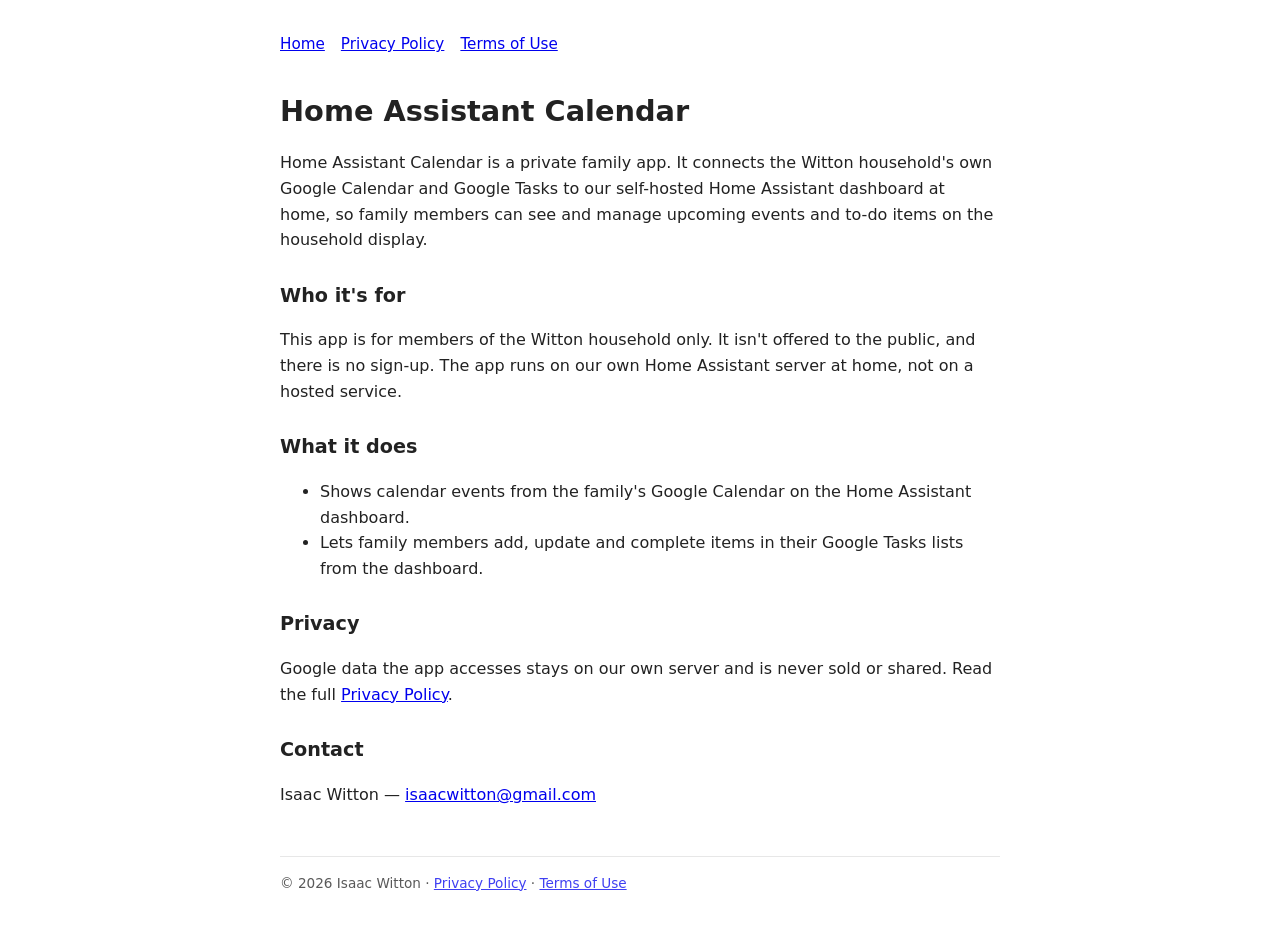
<file: index.html>
<!DOCTYPE html>
<html lang="en">
<head>
<meta charset="utf-8">
<meta name="viewport" content="width=device-width, initial-scale=1">
<title>Home Assistant Calendar</title>
<meta name="description" content="Home Assistant Calendar is a private family app connecting Google Calendar and Google Tasks to the Witton household's self-hosted Home Assistant dashboard.">
<link rel="stylesheet" href="style.css">
</head>
<body>
<nav><a href="/">Home</a><a href="privacy.html">Privacy Policy</a><a href="terms.html">Terms of Use</a></nav>
<main>
<h1>Home Assistant Calendar</h1>
<p>Home Assistant Calendar is a private family app. It connects the Witton household's own Google Calendar and Google Tasks to our self-hosted Home Assistant dashboard at home, so family members can see and manage upcoming events and to-do items on the household display.</p>
<h2>Who it's for</h2>
<p>This app is for members of the Witton household only. It isn't offered to the public, and there is no sign-up. The app runs on our own Home Assistant server at home, not on a hosted service.</p>
<h2>What it does</h2>
<ul>
<li>Shows calendar events from the family's Google Calendar on the Home Assistant dashboard.</li>
<li>Lets family members add, update and complete items in their Google Tasks lists from the dashboard.</li>
</ul>
<h2>Privacy</h2>
<p>Google data the app accesses stays on our own server and is never sold or shared. Read the full <a href="privacy.html">Privacy Policy</a>.</p>
<h2>Contact</h2>
<p>Isaac Witton &mdash; <a href="mailto:isaacwitton@gmail.com">isaacwitton@gmail.com</a></p>
</main>
<footer>&copy; 2026 Isaac Witton &middot; <a href="privacy.html">Privacy Policy</a> &middot; <a href="terms.html">Terms of Use</a></footer>
</body>
</html>
</file>
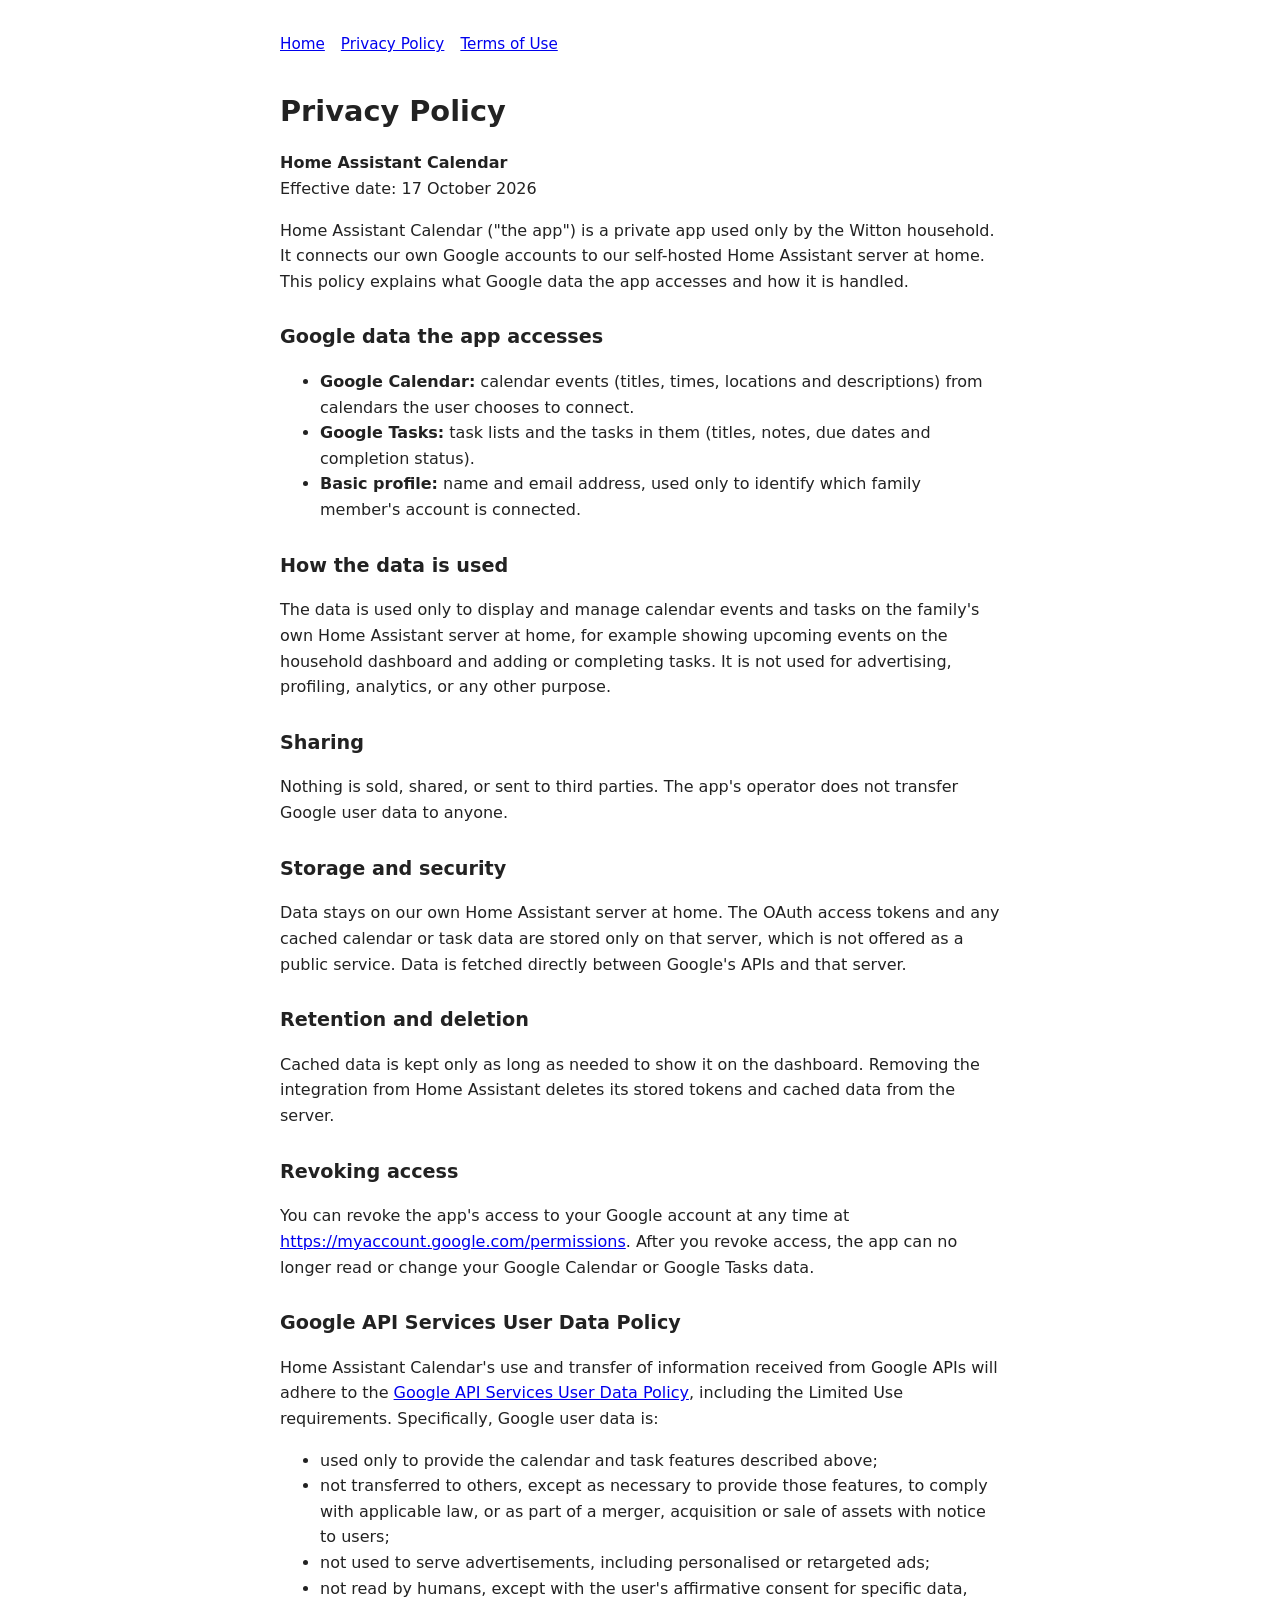
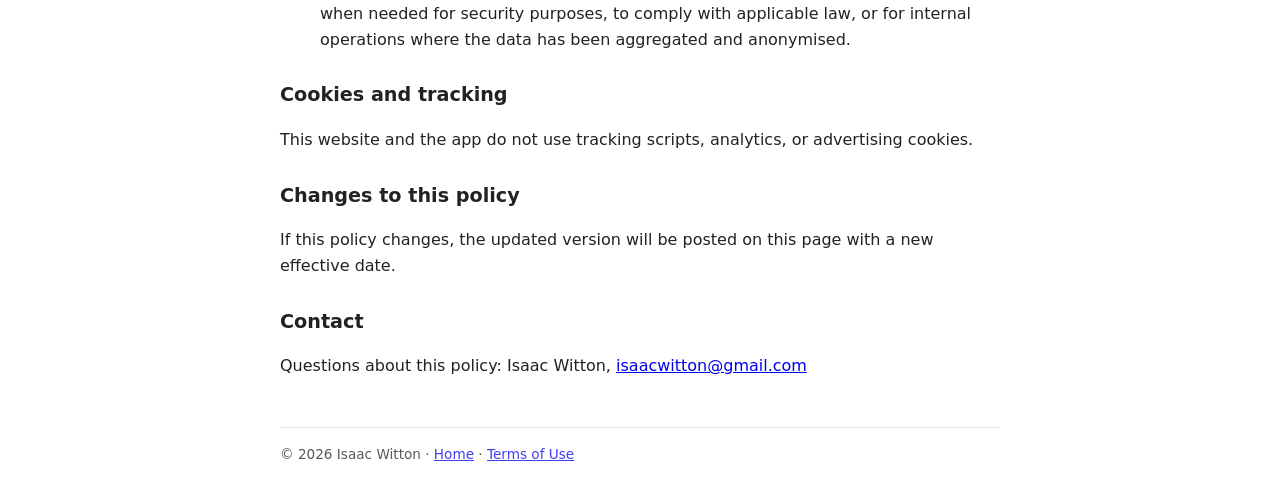
<file: privacy.html>
<!DOCTYPE html>
<html lang="en">
<head>
<meta charset="utf-8">
<meta name="viewport" content="width=device-width, initial-scale=1">
<title>Privacy Policy &ndash; Home Assistant Calendar</title>
<link rel="stylesheet" href="style.css">
</head>
<body>
<nav><a href="/">Home</a><a href="privacy.html">Privacy Policy</a><a href="terms.html">Terms of Use</a></nav>
<main>
<h1>Privacy Policy</h1>
<p><strong>Home Assistant Calendar</strong><br>Effective date: 17 October 2026</p>
<p>Home Assistant Calendar ("the app") is a private app used only by the Witton household. It connects our own Google accounts to our self-hosted Home Assistant server at home. This policy explains what Google data the app accesses and how it is handled.</p>

<h2>Google data the app accesses</h2>
<ul>
<li><strong>Google Calendar:</strong> calendar events (titles, times, locations and descriptions) from calendars the user chooses to connect.</li>
<li><strong>Google Tasks:</strong> task lists and the tasks in them (titles, notes, due dates and completion status).</li>
<li><strong>Basic profile:</strong> name and email address, used only to identify which family member's account is connected.</li>
</ul>

<h2>How the data is used</h2>
<p>The data is used only to display and manage calendar events and tasks on the family's own Home Assistant server at home, for example showing upcoming events on the household dashboard and adding or completing tasks. It is not used for advertising, profiling, analytics, or any other purpose.</p>

<h2>Sharing</h2>
<p>Nothing is sold, shared, or sent to third parties. The app's operator does not transfer Google user data to anyone.</p>

<h2>Storage and security</h2>
<p>Data stays on our own Home Assistant server at home. The OAuth access tokens and any cached calendar or task data are stored only on that server, which is not offered as a public service. Data is fetched directly between Google's APIs and that server.</p>

<h2>Retention and deletion</h2>
<p>Cached data is kept only as long as needed to show it on the dashboard. Removing the integration from Home Assistant deletes its stored tokens and cached data from the server.</p>

<h2>Revoking access</h2>
<p>You can revoke the app's access to your Google account at any time at <a href="https://myaccount.google.com/permissions">https://myaccount.google.com/permissions</a>. After you revoke access, the app can no longer read or change your Google Calendar or Google Tasks data.</p>

<h2>Google API Services User Data Policy</h2>
<p>Home Assistant Calendar's use and transfer of information received from Google APIs will adhere to the <a href="https://developers.google.com/terms/api-services-user-data-policy">Google API Services User Data Policy</a>, including the Limited Use requirements. Specifically, Google user data is:</p>
<ul>
<li>used only to provide the calendar and task features described above;</li>
<li>not transferred to others, except as necessary to provide those features, to comply with applicable law, or as part of a merger, acquisition or sale of assets with notice to users;</li>
<li>not used to serve advertisements, including personalised or retargeted ads;</li>
<li>not read by humans, except with the user's affirmative consent for specific data, when needed for security purposes, to comply with applicable law, or for internal operations where the data has been aggregated and anonymised.</li>
</ul>

<h2>Cookies and tracking</h2>
<p>This website and the app do not use tracking scripts, analytics, or advertising cookies.</p>

<h2>Changes to this policy</h2>
<p>If this policy changes, the updated version will be posted on this page with a new effective date.</p>

<h2>Contact</h2>
<p>Questions about this policy: Isaac Witton, <a href="mailto:isaacwitton@gmail.com">isaacwitton@gmail.com</a></p>
</main>
<footer>&copy; 2026 Isaac Witton &middot; <a href="/">Home</a> &middot; <a href="terms.html">Terms of Use</a></footer>
</body>
</html>
</file>
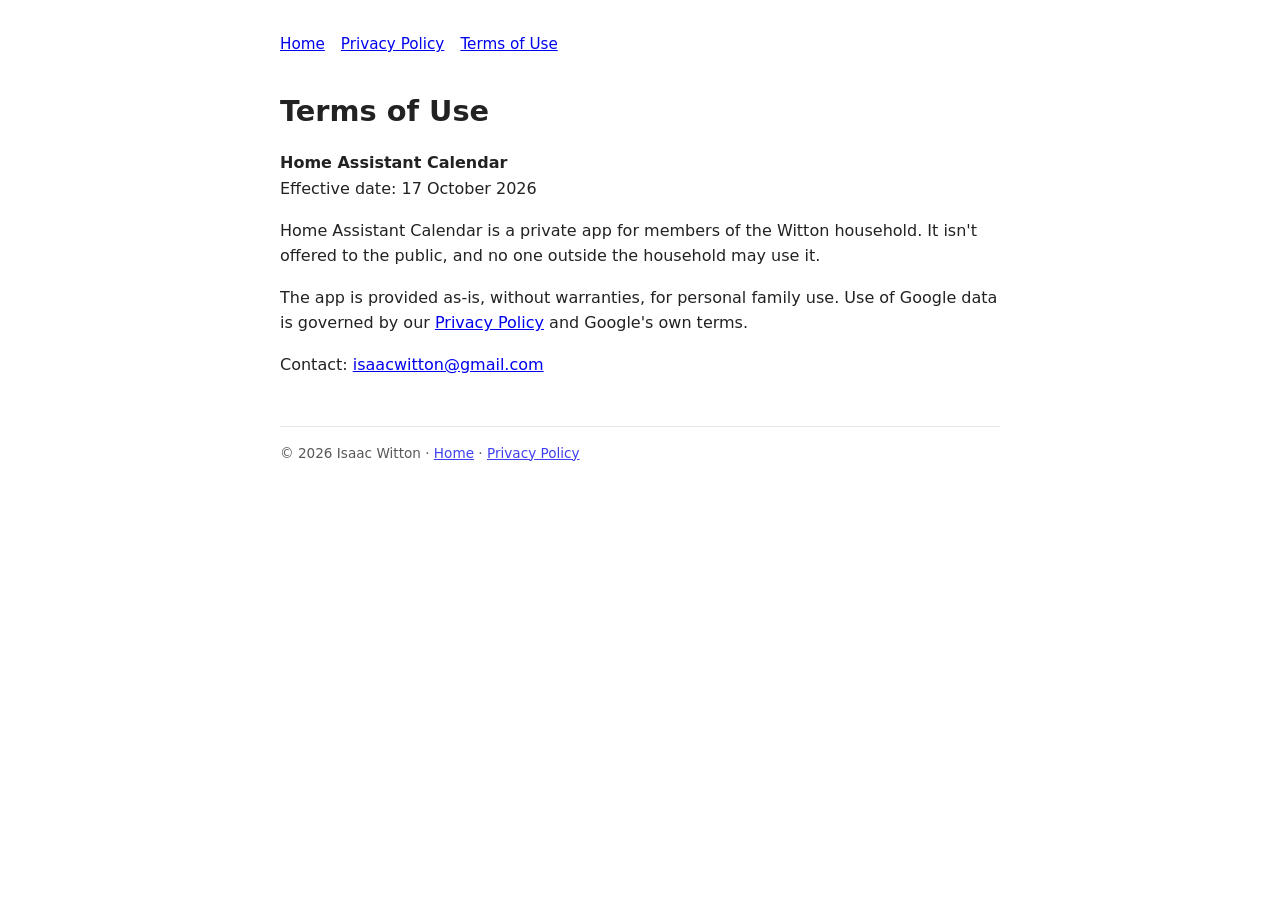
<file: terms.html>
<!DOCTYPE html>
<html lang="en">
<head>
<meta charset="utf-8">
<meta name="viewport" content="width=device-width, initial-scale=1">
<title>Terms of Use &ndash; Home Assistant Calendar</title>
<link rel="stylesheet" href="style.css">
</head>
<body>
<nav><a href="/">Home</a><a href="privacy.html">Privacy Policy</a><a href="terms.html">Terms of Use</a></nav>
<main>
<h1>Terms of Use</h1>
<p><strong>Home Assistant Calendar</strong><br>Effective date: 17 October 2026</p>
<p>Home Assistant Calendar is a private app for members of the Witton household. It isn't offered to the public, and no one outside the household may use it.</p>
<p>The app is provided as-is, without warranties, for personal family use. Use of Google data is governed by our <a href="privacy.html">Privacy Policy</a> and Google's own terms.</p>
<p>Contact: <a href="mailto:isaacwitton@gmail.com">isaacwitton@gmail.com</a></p>
</main>
<footer>&copy; 2026 Isaac Witton &middot; <a href="/">Home</a> &middot; <a href="privacy.html">Privacy Policy</a></footer>
</body>
</html>
</file>
<file: style.css>
:root{color-scheme:light dark}
body{font-family:system-ui,-apple-system,"Segoe UI",Roboto,sans-serif;line-height:1.6;max-width:720px;margin:0 auto;padding:2rem 1.25rem;color:#222;background:#fff}
@media (prefers-color-scheme:dark){body{color:#ddd;background:#141414}a{color:#8ab4f8}}
h1{font-size:1.8rem;margin-bottom:.25rem}
h2{font-size:1.2rem;margin-top:1.75rem}
nav{margin-bottom:2rem;font-size:.95rem}
nav a{margin-right:1rem}
footer{margin-top:3rem;font-size:.85rem;opacity:.75;border-top:1px solid #8884;padding-top:1rem}
</file>
